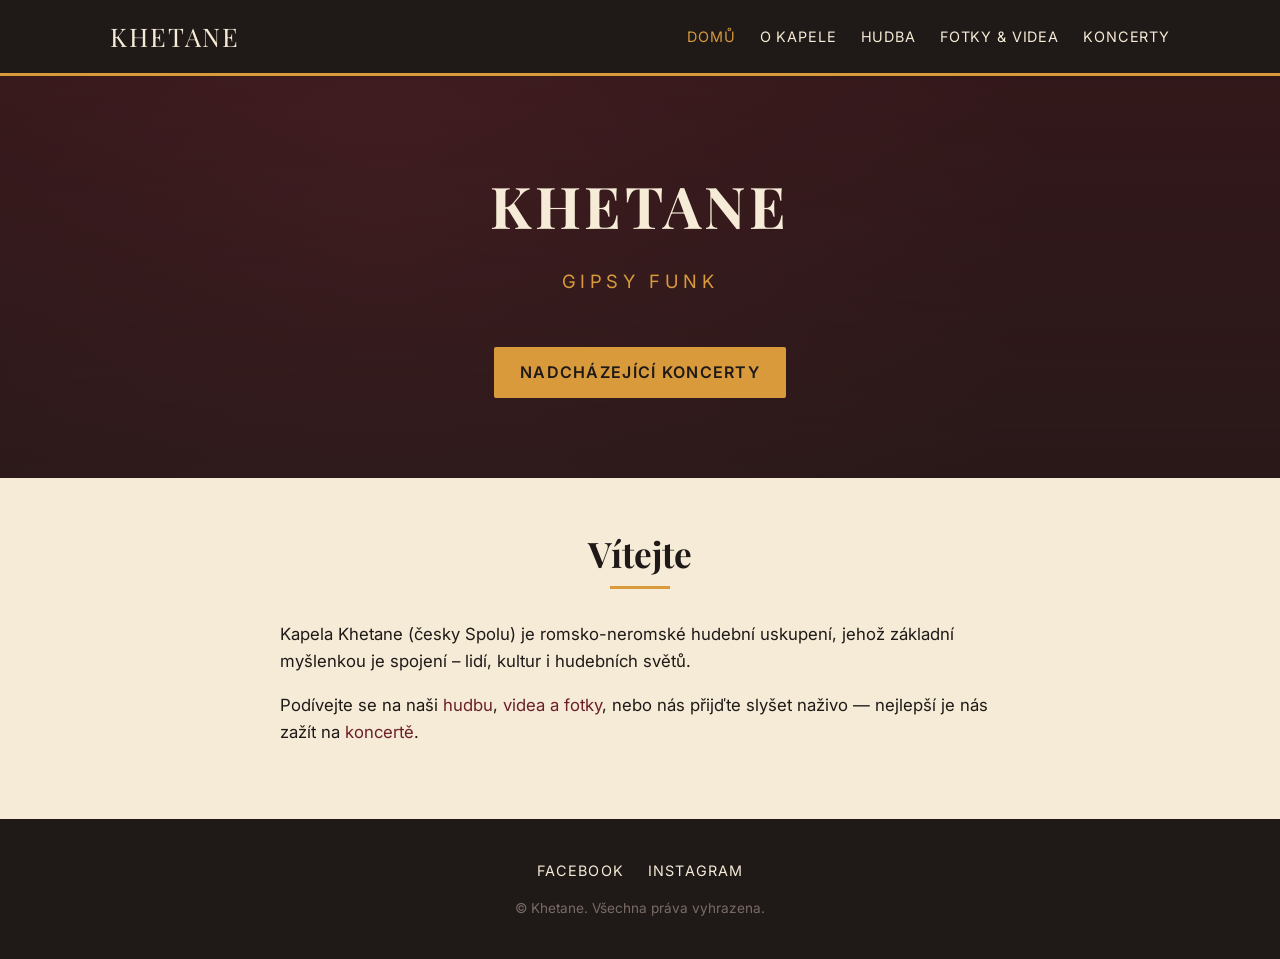
<file: public/index.html>
<!doctype html>
<html lang="cs">
  <head>
    <meta charset="utf-8" />
    <meta name="viewport" content="width=device-width, initial-scale=1" />
    <title>Khetane — Gipsy Funk</title>
    <meta
      name="description"
      content="Khetane — gipsy funková kapela. Koncerty, hudba, videa a další."
    />
    <link rel="preconnect" href="https://fonts.googleapis.com" />
    <link rel="preconnect" href="https://fonts.gstatic.com" crossorigin />
    <link
      href="https://fonts.googleapis.com/css2?family=Inter:wght@400;600&family=Playfair+Display:wght@700&display=swap"
      rel="stylesheet"
    />
    <link rel="stylesheet" href="css/styles.css" />
  </head>
  <body>
    <nav class="site-nav">
      <div class="container">
        <a class="brand" href="./">Khetane</a>
        <ul class="nav-links">
          <li><a href="./">Domů</a></li>
          <li><a href="about.html">O kapele</a></li>
          <li><a href="music.html">Hudba</a></li>
          <li><a href="media.html">Fotky &amp; videa</a></li>
          <li><a href="concerts.html">Koncerty</a></li>
        </ul>
      </div>
    </nav>

    <header class="hero">
      <div class="container">
        <h1>Khetane</h1>
        <p class="tagline">Gipsy Funk</p>
        <a class="cta" href="concerts.html">Nadcházející koncerty</a>
      </div>
    </header>

    <section>
      <div class="container">
        <h2 class="section-title">Vítejte</h2>
        <div class="about-text">
          <p>
            Kapela Khetane (česky Spolu) je romsko-neromské hudební uskupení,
            jehož základní myšlenkou je spojení – lidí, kultur i hudebních
            světů.
          </p>
          <p>
            Podívejte se na naši <a href="music.html">hudbu</a>,
            <a href="media.html">videa a fotky</a>, nebo nás přijďte slyšet
            naživo — nejlepší je nás zažít na
            <a href="concerts.html">koncertě</a>.
          </p>
        </div>
      </div>
    </section>

    <footer class="site-footer">
      <div class="container">
        <div class="social-links">
          <a href="https://facebook.com/" target="_blank" rel="noopener"
            >Facebook</a
          >
          <a
            href="https://www.instagram.com/khetane_band?utm_source=ig_web_button_share_sheet&igsh=ZDNlZDc0MzIxNw=="
            target="_blank"
            rel="noopener"
            >Instagram</a
          >
        </div>
        <div class="copy">© Khetane. Všechna práva vyhrazena.</div>
      </div>
    </footer>

    <script src="js/main.js"></script>
  </body>
</html>
</file>
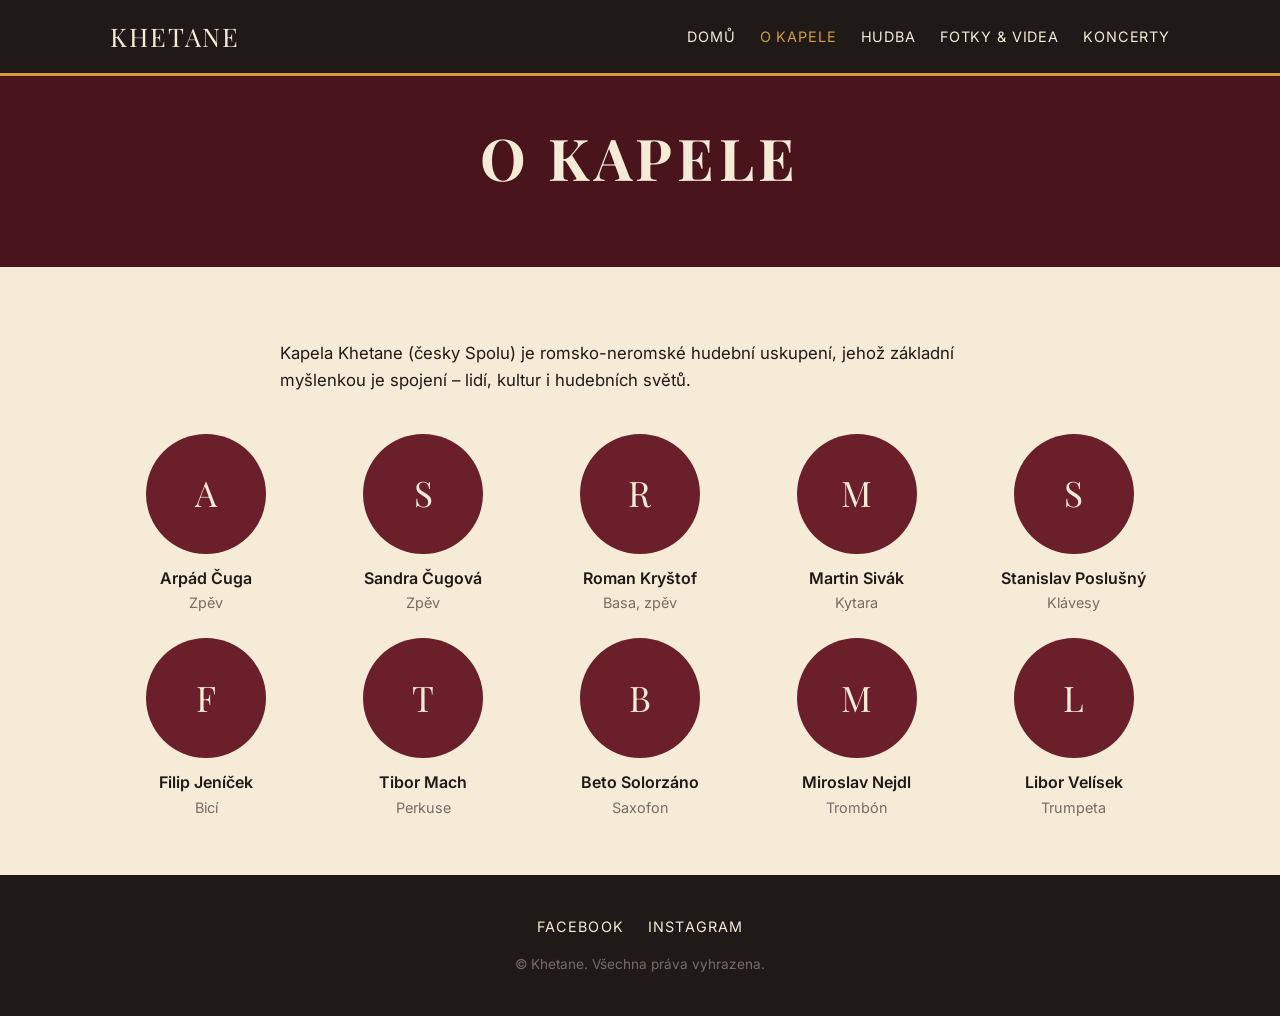
<file: public/about.html>
<!doctype html>
<html lang="cs">
  <head>
    <meta charset="utf-8" />
    <meta name="viewport" content="width=device-width, initial-scale=1" />
    <title>O kapele — Khetane</title>
    <meta name="description" content="O gipsy funkové kapele Khetane." />
    <link rel="preconnect" href="https://fonts.googleapis.com" />
    <link rel="preconnect" href="https://fonts.gstatic.com" crossorigin />
    <link
      href="https://fonts.googleapis.com/css2?family=Inter:wght@400;600&family=Playfair+Display:wght@700&display=swap"
      rel="stylesheet"
    />
    <link rel="stylesheet" href="css/styles.css" />
  </head>
  <body>
    <nav class="site-nav">
      <div class="container">
        <a class="brand" href="./">Khetane</a>
        <ul class="nav-links">
          <li><a href="./">Domů</a></li>
          <li><a href="about.html">O kapele</a></li>
          <li><a href="music.html">Hudba</a></li>
          <li><a href="media.html">Fotky &amp; videa</a></li>
          <li><a href="concerts.html">Koncerty</a></li>
        </ul>
      </div>
    </nav>

    <header class="page-header">
      <div class="container">
        <h1>O kapele</h1>
      </div>
    </header>

    <section>
      <div class="container">
        <div class="about-text">
          <p>
            Kapela Khetane (česky Spolu) je romsko-neromské hudební uskupení,
            jehož základní myšlenkou je spojení – lidí, kultur i hudebních
            světů.
          </p>
        </div>

        <div class="band-members">
          <div class="member">
            <div class="avatar">A</div>
            <div class="name">Arpád Čuga</div>
            <div class="role">Zpěv</div>
          </div>
          <div class="member">
            <div class="avatar">S</div>
            <div class="name">Sandra Čugová</div>
            <div class="role">Zpěv</div>
          </div>
          <div class="member">
            <div class="avatar">R</div>
            <div class="name">Roman Kryštof</div>
            <div class="role">Basa, zpěv</div>
          </div>
          <div class="member">
            <div class="avatar">M</div>
            <div class="name">Martin Sivák</div>
            <div class="role">Kytara</div>
          </div>
          <div class="member">
            <div class="avatar">S</div>
            <div class="name">Stanislav Poslušný</div>
            <div class="role">Klávesy</div>
          </div>
          <div class="member">
            <div class="avatar">F</div>
            <div class="name">Filip Jeníček</div>
            <div class="role">Bicí</div>
          </div>
          <div class="member">
            <div class="avatar">T</div>
            <div class="name">Tibor Mach</div>
            <div class="role">Perkuse</div>
          </div>
          <div class="member">
            <div class="avatar">B</div>
            <div class="name">Beto Solorzáno</div>
            <div class="role">Saxofon</div>
          </div>
          <div class="member">
            <div class="avatar">M</div>
            <div class="name">Miroslav Nejdl</div>
            <div class="role">Trombón</div>
          </div>
          <div class="member">
            <div class="avatar">L</div>
            <div class="name">Libor Velísek</div>
            <div class="role">Trumpeta</div>
          </div>
        </div>
      </div>
    </section>

    <footer class="site-footer">
      <div class="container">
        <div class="social-links">
          <a href="https://facebook.com/" target="_blank" rel="noopener"
            >Facebook</a
          >
          <a
            href="https://www.instagram.com/khetane_band/"
            target="_blank"
            rel="noopener"
            >Instagram</a
          >
        </div>
        <div class="copy">© Khetane. Všechna práva vyhrazena.</div>
      </div>
    </footer>

    <script src="js/main.js"></script>
  </body>
</html>
</file>
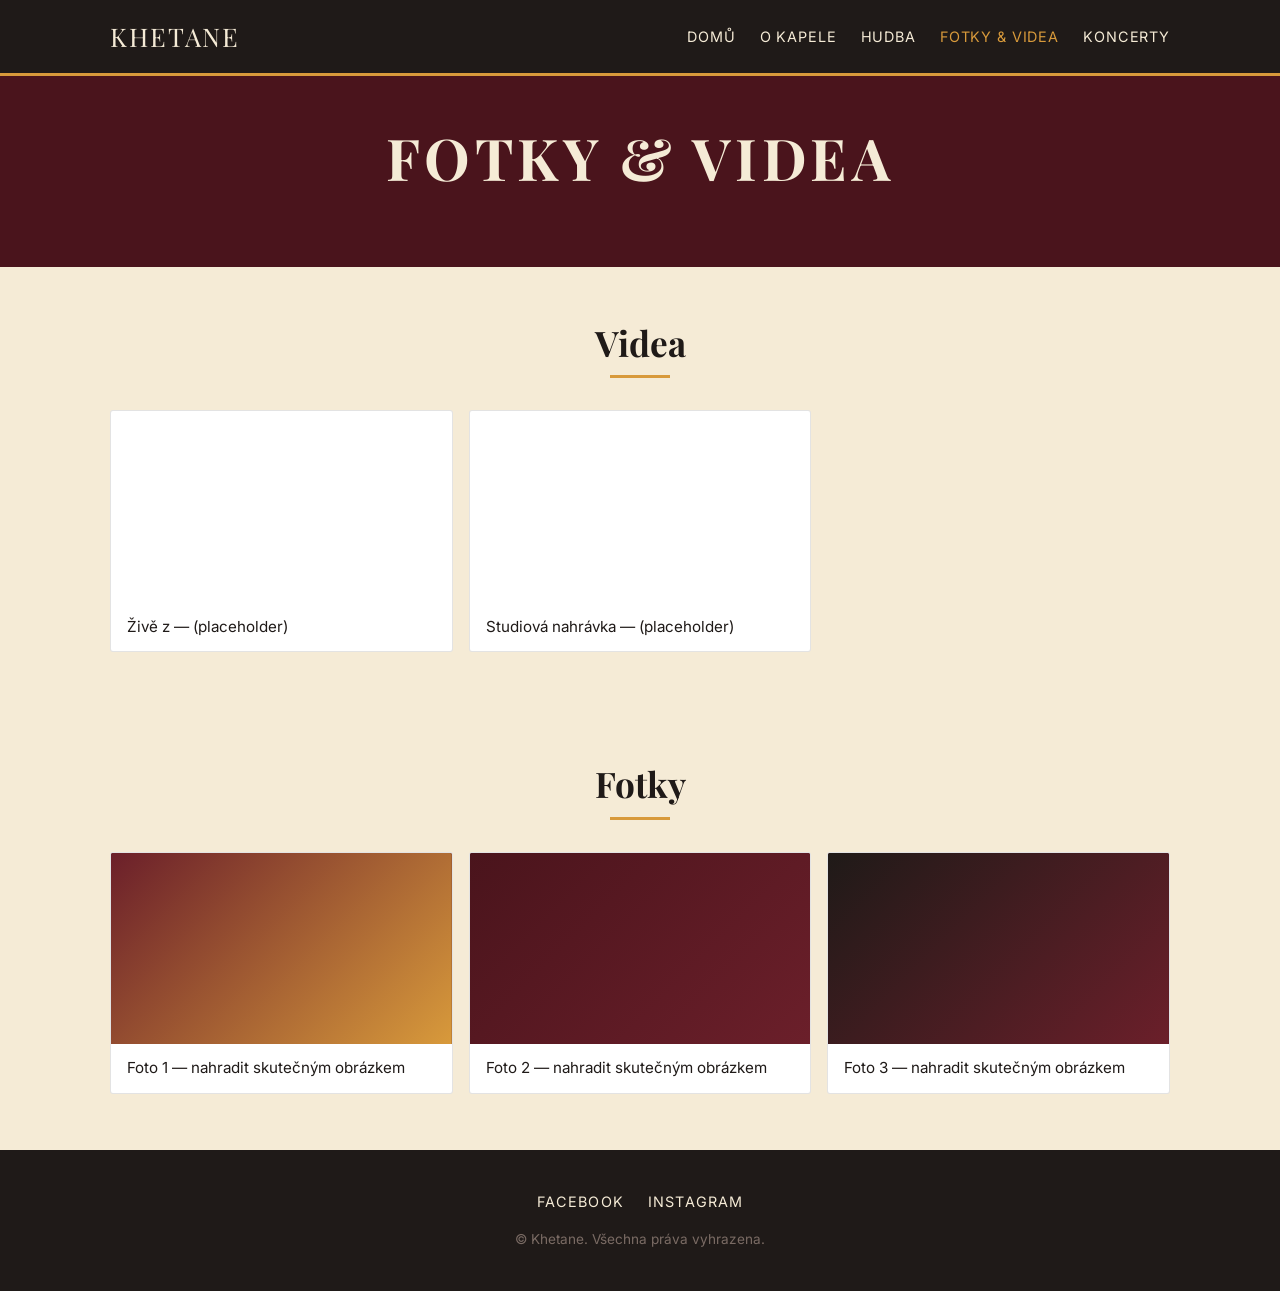
<file: public/media.html>
<!doctype html>
<html lang="cs">
  <head>
    <meta charset="utf-8" />
    <meta name="viewport" content="width=device-width, initial-scale=1" />
    <title>Fotky &amp; videa — Khetane</title>
    <meta name="description" content="Khetane — fotky a videa." />
    <link rel="preconnect" href="https://fonts.googleapis.com" />
    <link rel="preconnect" href="https://fonts.gstatic.com" crossorigin />
    <link
      href="https://fonts.googleapis.com/css2?family=Inter:wght@400;600&family=Playfair+Display:wght@700&display=swap"
      rel="stylesheet"
    />
    <link rel="stylesheet" href="css/styles.css" />
  </head>
  <body>
    <nav class="site-nav">
      <div class="container">
        <a class="brand" href="./">Khetane</a>
        <ul class="nav-links">
          <li><a href="./">Domů</a></li>
          <li><a href="about.html">O kapele</a></li>
          <li><a href="music.html">Hudba</a></li>
          <li><a href="media.html">Fotky &amp; videa</a></li>
          <li><a href="concerts.html">Koncerty</a></li>
        </ul>
      </div>
    </nav>

    <header class="page-header">
      <div class="container">
        <h1>Fotky &amp; videa</h1>
      </div>
    </header>

    <section>
      <div class="container">
        <h2 class="section-title">Videa</h2>
        <div class="media-grid">
          <div class="media-item">
            <div class="video-embed">
              <!-- Replace VIDEO_ID with a real YouTube video id -->
              <iframe
                src="https://www.youtube-nocookie.com/embed/VIDEO_ID"
                title="Khetane video"
                allow="accelerometer; autoplay; clipboard-write; encrypted-media; gyroscope; picture-in-picture"
                allowfullscreen
              ></iframe>
            </div>
            <div class="caption">Živě z — (placeholder)</div>
          </div>
          <div class="media-item">
            <div class="video-embed">
              <iframe
                src="https://www.youtube-nocookie.com/embed/VIDEO_ID"
                title="Khetane video"
                allow="accelerometer; autoplay; clipboard-write; encrypted-media; gyroscope; picture-in-picture"
                allowfullscreen
              ></iframe>
            </div>
            <div class="caption">Studiová nahrávka — (placeholder)</div>
          </div>
        </div>
      </div>
    </section>

    <section>
      <div class="container">
        <h2 class="section-title">Fotky</h2>
        <div class="media-grid">
          <div class="media-item">
            <div
              class="thumb"
              style="
                background-image: linear-gradient(135deg, #6b1f2a, #d89a3b);
              "
            ></div>
            <div class="caption">Foto 1 — nahradit skutečným obrázkem</div>
          </div>
          <div class="media-item">
            <div
              class="thumb"
              style="
                background-image: linear-gradient(135deg, #4a141c, #6b1f2a);
              "
            ></div>
            <div class="caption">Foto 2 — nahradit skutečným obrázkem</div>
          </div>
          <div class="media-item">
            <div
              class="thumb"
              style="
                background-image: linear-gradient(135deg, #1f1a18, #6b1f2a);
              "
            ></div>
            <div class="caption">Foto 3 — nahradit skutečným obrázkem</div>
          </div>
        </div>
      </div>
    </section>

    <footer class="site-footer">
      <div class="container">
        <div class="social-links">
          <a href="https://facebook.com/" target="_blank" rel="noopener"
            >Facebook</a
          >
          <a
            href="https://www.instagram.com/khetane_band/"
            target="_blank"
            rel="noopener"
            >Instagram</a
          >
        </div>
        <div class="copy">© Khetane. Všechna práva vyhrazena.</div>
      </div>
    </footer>

    <script src="js/main.js"></script>
  </body>
</html>
</file>
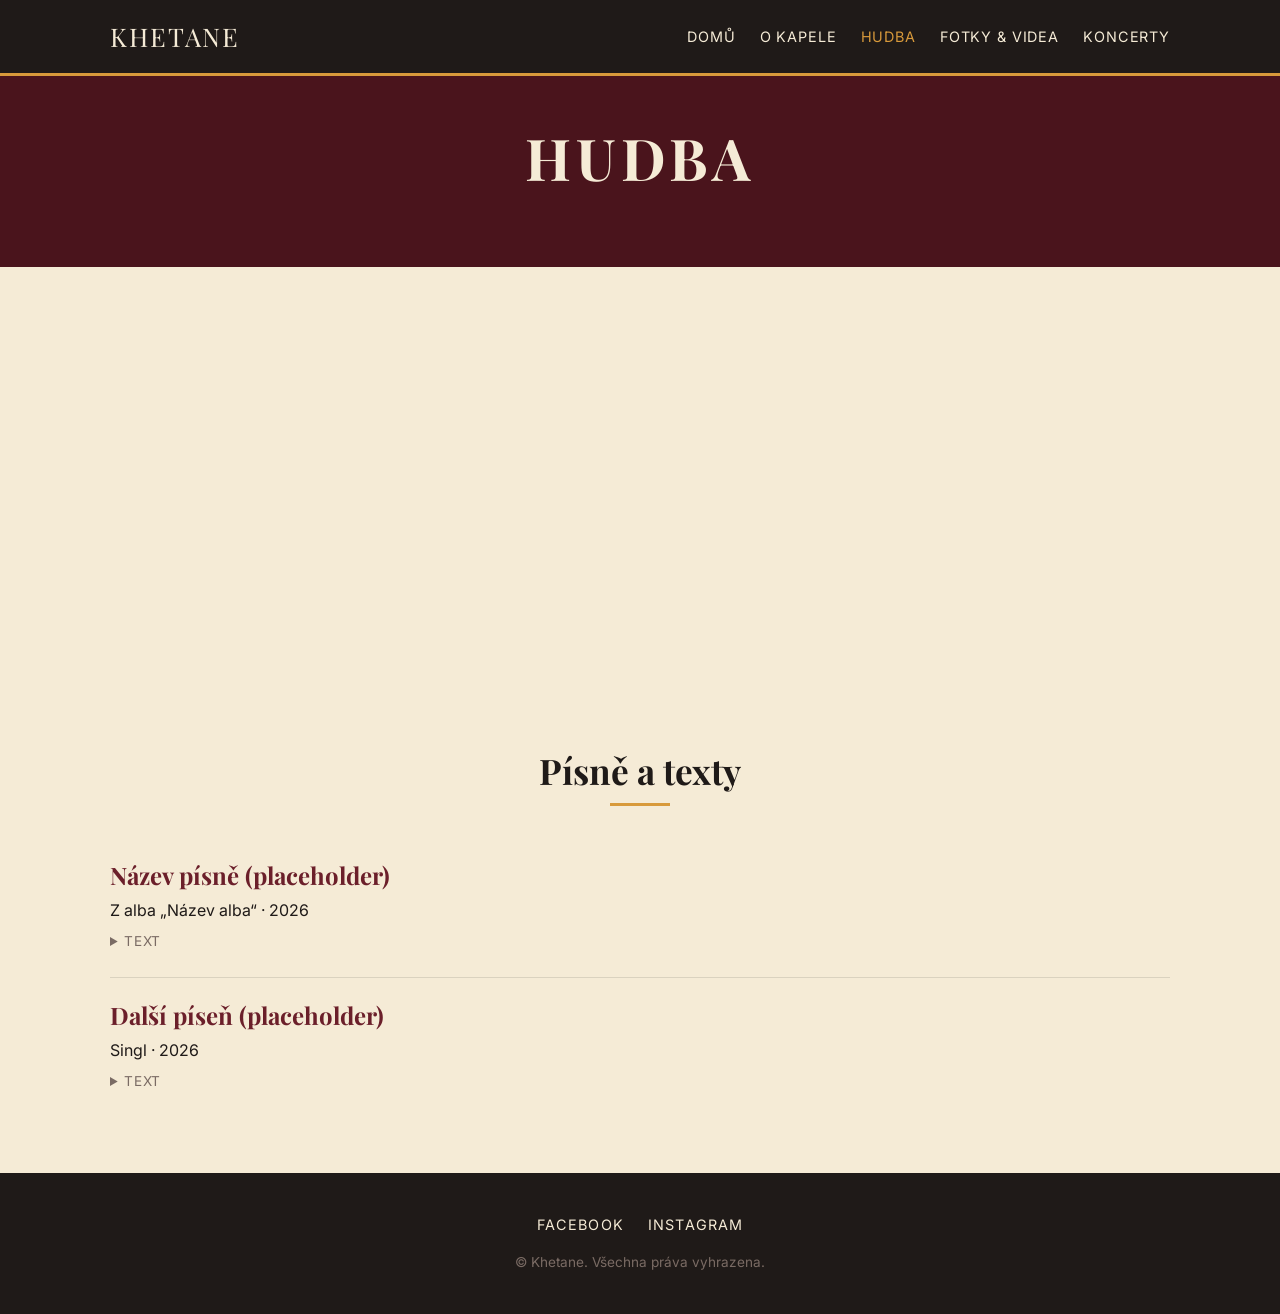
<file: public/music.html>
<!doctype html>
<html lang="cs">
  <head>
    <meta charset="utf-8" />
    <meta name="viewport" content="width=device-width, initial-scale=1" />
    <title>Hudba — Khetane</title>
    <meta
      name="description"
      content="Khetane — poslechněte si naše písně a přečtěte si texty."
    />
    <link rel="preconnect" href="https://fonts.googleapis.com" />
    <link rel="preconnect" href="https://fonts.gstatic.com" crossorigin />
    <link
      href="https://fonts.googleapis.com/css2?family=Inter:wght@400;600&family=Playfair+Display:wght@700&display=swap"
      rel="stylesheet"
    />
    <link rel="stylesheet" href="css/styles.css" />
  </head>
  <body>
    <nav class="site-nav">
      <div class="container">
        <a class="brand" href="./">Khetane</a>
        <ul class="nav-links">
          <li><a href="./">Domů</a></li>
          <li><a href="about.html">O kapele</a></li>
          <li><a href="music.html">Hudba</a></li>
          <li><a href="media.html">Fotky &amp; videa</a></li>
          <li><a href="concerts.html">Koncerty</a></li>
        </ul>
      </div>
    </nav>

    <header class="page-header">
      <div class="container">
        <h1>Hudba</h1>
      </div>
    </header>

    <section>
      <div class="container">
        <div class="spotify-embed">
          <!--
            Replace the src below with your Spotify embed URL. Get it from
            Spotify → Share → Embed playlist/album/track. The URL looks like
            https://open.spotify.com/embed/playlist/XXXXXXXXXXXXXX
          -->
          <iframe
            src="https://open.spotify.com/embed/playlist/37i9dQZF1DXbTxeAdrVG2l"
            title="Khetane na Spotify"
            allow="autoplay; clipboard-write; encrypted-media; fullscreen; picture-in-picture"
            loading="lazy"
          ></iframe>
        </div>

        <h2 class="section-title">Písně a texty</h2>

        <div class="song">
          <h3 class="song-title">Název písně (placeholder)</h3>
          <div class="city">Z alba „Název alba“ · 2026</div>
          <details>
            <summary>Text</summary>
            <!-- prettier-ignore -->
            <div class="lyrics">
První sloka začíná tady
Druhý řádek sloky
Třetí řádek

Refrén píseň nese nahoru
Druhý řádek, který chytne
A třetí řádek, co uzavře

Druhá sloka pokračuje v příběhu
S dalším obrazem
A pointou na závěr
            </div>
          </details>
        </div>

        <div class="song">
          <h3 class="song-title">Další píseň (placeholder)</h3>
          <div class="city">Singl · 2026</div>
          <details>
            <summary>Text</summary>
            <!-- prettier-ignore -->
            <div class="lyrics">
Úvodní řádek
Druhý řádek
Třetí řádek

Refrén
Refrén
Refrén
            </div>
          </details>
        </div>
      </div>
    </section>

    <footer class="site-footer">
      <div class="container">
        <div class="social-links">
          <a href="https://facebook.com/" target="_blank" rel="noopener"
            >Facebook</a
          >
          <a
            href="https://www.instagram.com/khetane_band/"
            target="_blank"
            rel="noopener"
            >Instagram</a
          >
        </div>
        <div class="copy">© Khetane. Všechna práva vyhrazena.</div>
      </div>
    </footer>

    <script src="js/main.js"></script>
  </body>
</html>
</file>
<file: public/css/styles.css>
/* Khetane — shared styles
   Palette: deep wine, warm ochre, cream, charcoal. */

:root {
  --wine: #6b1f2a;
  --wine-dark: #4a141c;
  --ochre: #d89a3b;
  --cream: #f5ebd6;
  --ink: #1f1a18;
  --muted: #7a6b64;
  --line: rgba(31, 26, 24, 0.12);

  --font-display: "Playfair Display", Georgia, "Times New Roman", serif;
  --font-body: "Inter", system-ui, -apple-system, "Segoe UI", Roboto, sans-serif;

  --maxw: 1100px;
}

* {
  box-sizing: border-box;
}

html,
body {
  margin: 0;
  padding: 0;
}

body {
  font-family: var(--font-body);
  color: var(--ink);
  background: var(--cream);
  line-height: 1.6;
  -webkit-font-smoothing: antialiased;
}

a {
  color: var(--wine);
  text-decoration: none;
}

a:hover {
  color: var(--ochre);
}

img {
  max-width: 100%;
  height: auto;
  display: block;
}

h1,
h2,
h3 {
  font-family: var(--font-display);
  font-weight: 700;
  line-height: 1.15;
  margin: 0 0 0.5em;
}

h1 {
  font-size: clamp(2.2rem, 5vw, 3.6rem);
}

h2 {
  font-size: clamp(1.6rem, 3vw, 2.2rem);
}

.container {
  max-width: var(--maxw);
  margin: 0 auto;
  padding: 0 1.25rem;
}

/* ---------- Navigation ---------- */

.site-nav {
  background: var(--ink);
  color: var(--cream);
  border-bottom: 3px solid var(--ochre);
}

.site-nav .container {
  display: flex;
  align-items: center;
  justify-content: space-between;
  padding-top: 1rem;
  padding-bottom: 1rem;
}

.brand {
  font-family: var(--font-display);
  font-size: 1.6rem;
  letter-spacing: 0.08em;
  color: var(--cream);
  text-transform: uppercase;
}

.brand:hover {
  color: var(--ochre);
}

.nav-links {
  display: flex;
  gap: 1.5rem;
  list-style: none;
  margin: 0;
  padding: 0;
  flex-wrap: wrap;
}

.nav-links a {
  color: var(--cream);
  text-transform: uppercase;
  letter-spacing: 0.06em;
  font-size: 0.9rem;
}

.nav-links a.active,
.nav-links a:hover {
  color: var(--ochre);
}

/* ---------- Hero ---------- */

.hero {
  background: linear-gradient(rgba(31, 26, 24, 0.55), rgba(31, 26, 24, 0.75)),
    radial-gradient(circle at 30% 30%, var(--wine), var(--wine-dark) 70%);
  color: var(--cream);
  padding: 6rem 0 5rem;
  text-align: center;
}

.hero h1 {
  color: var(--cream);
  letter-spacing: 0.06em;
  text-transform: uppercase;
}

.hero .tagline {
  font-size: 1.15rem;
  color: var(--ochre);
  letter-spacing: 0.25em;
  text-transform: uppercase;
  margin-top: 0.5rem;
}

.hero .cta {
  margin-top: 2rem;
  display: inline-block;
  padding: 0.8rem 1.6rem;
  background: var(--ochre);
  color: var(--ink);
  font-weight: 600;
  letter-spacing: 0.08em;
  text-transform: uppercase;
  border-radius: 2px;
}

.hero .cta:hover {
  background: var(--cream);
}

/* ---------- Page headers (non-home pages) ---------- */

.page-header {
  background: var(--wine-dark);
  color: var(--cream);
  padding: 3rem 0;
  text-align: center;
}

.page-header h1 {
  color: var(--cream);
  text-transform: uppercase;
  letter-spacing: 0.08em;
}

/* ---------- Sections ---------- */

section {
  padding: 3.5rem 0;
}

.section-title {
  text-align: center;
  margin-bottom: 2rem;
}

.section-title::after {
  content: "";
  display: block;
  width: 60px;
  height: 3px;
  background: var(--ochre);
  margin: 0.75rem auto 0;
}

/* ---------- Concert list ---------- */

.concert-list {
  list-style: none;
  padding: 0;
  margin: 0;
}

.concert {
  display: grid;
  grid-template-columns: 120px 1fr auto;
  gap: 1.5rem;
  padding: 1.25rem 0;
  border-bottom: 1px solid var(--line);
  align-items: center;
}

.concert:last-child {
  border-bottom: none;
}

.concert .date {
  font-family: var(--font-display);
  font-size: 1.4rem;
  color: var(--wine);
}

.concert .venue {
  font-weight: 600;
}

.concert .city {
  color: var(--muted);
  font-size: 0.95rem;
}

.concert .ticket {
  padding: 0.5rem 1rem;
  background: var(--wine);
  color: var(--cream);
  border-radius: 2px;
  font-size: 0.85rem;
  text-transform: uppercase;
  letter-spacing: 0.05em;
}

.concert .ticket:hover {
  background: var(--ochre);
  color: var(--ink);
}

@media (max-width: 640px) {
  .concert {
    grid-template-columns: 1fr;
    gap: 0.25rem;
  }
  .concert .ticket {
    justify-self: start;
    margin-top: 0.5rem;
  }
}

/* ---------- Media grid ---------- */

.media-grid {
  display: grid;
  grid-template-columns: repeat(auto-fill, minmax(280px, 1fr));
  gap: 1rem;
}

.media-item {
  background: #fff;
  border: 1px solid var(--line);
  border-radius: 3px;
  overflow: hidden;
}

.media-item .thumb {
  aspect-ratio: 16 / 9;
  background: var(--wine-dark) center/cover no-repeat;
}

.media-item .caption {
  padding: 0.75rem 1rem;
  font-size: 0.95rem;
}

.video-embed {
  position: relative;
  aspect-ratio: 16 / 9;
}

.video-embed iframe {
  position: absolute;
  inset: 0;
  width: 100%;
  height: 100%;
  border: 0;
}

/* ---------- Songs & lyrics ---------- */

.song {
  border-bottom: 1px solid var(--line);
  padding: 1.5rem 0;
}

.song:last-child {
  border-bottom: none;
}

.song-title {
  font-family: var(--font-display);
  font-size: 1.5rem;
  color: var(--wine);
  margin: 0 0 0.5rem;
}

.song details {
  margin-top: 0.5rem;
}

.song summary {
  cursor: pointer;
  color: var(--muted);
  letter-spacing: 0.05em;
  text-transform: uppercase;
  font-size: 0.85rem;
}

.song .lyrics {
  white-space: pre-line;
  margin-top: 0.75rem;
  color: var(--ink);
  font-size: 0.98rem;
  padding-left: 1rem;
  border-left: 3px solid var(--ochre);
}

.spotify-embed {
  margin-bottom: 2.5rem;
}

.spotify-embed iframe {
  width: 100%;
  min-height: 380px;
  border: 0;
  border-radius: 12px;
}

/* ---------- About ---------- */

.about-text {
  max-width: 720px;
  margin: 0 auto;
  font-size: 1.05rem;
}

.band-members {
  display: grid;
  grid-template-columns: repeat(auto-fill, minmax(180px, 1fr));
  gap: 1.5rem;
  margin-top: 2.5rem;
}

.member {
  text-align: center;
}

.member .avatar {
  width: 120px;
  height: 120px;
  border-radius: 50%;
  background: var(--wine);
  margin: 0 auto 0.75rem;
  display: flex;
  align-items: center;
  justify-content: center;
  color: var(--cream);
  font-family: var(--font-display);
  font-size: 2.2rem;
}

.member .name {
  font-weight: 600;
}

.member .role {
  color: var(--muted);
  font-size: 0.9rem;
}

/* ---------- Footer ---------- */

.site-footer {
  background: var(--ink);
  color: var(--cream);
  padding: 2.5rem 0;
  text-align: center;
}

.social-links {
  display: flex;
  justify-content: center;
  gap: 1.5rem;
  margin-bottom: 1rem;
}

.social-links a {
  color: var(--cream);
  text-transform: uppercase;
  letter-spacing: 0.08em;
  font-size: 0.9rem;
}

.social-links a:hover {
  color: var(--ochre);
}

.site-footer .copy {
  color: var(--muted);
  font-size: 0.85rem;
}
</file>
